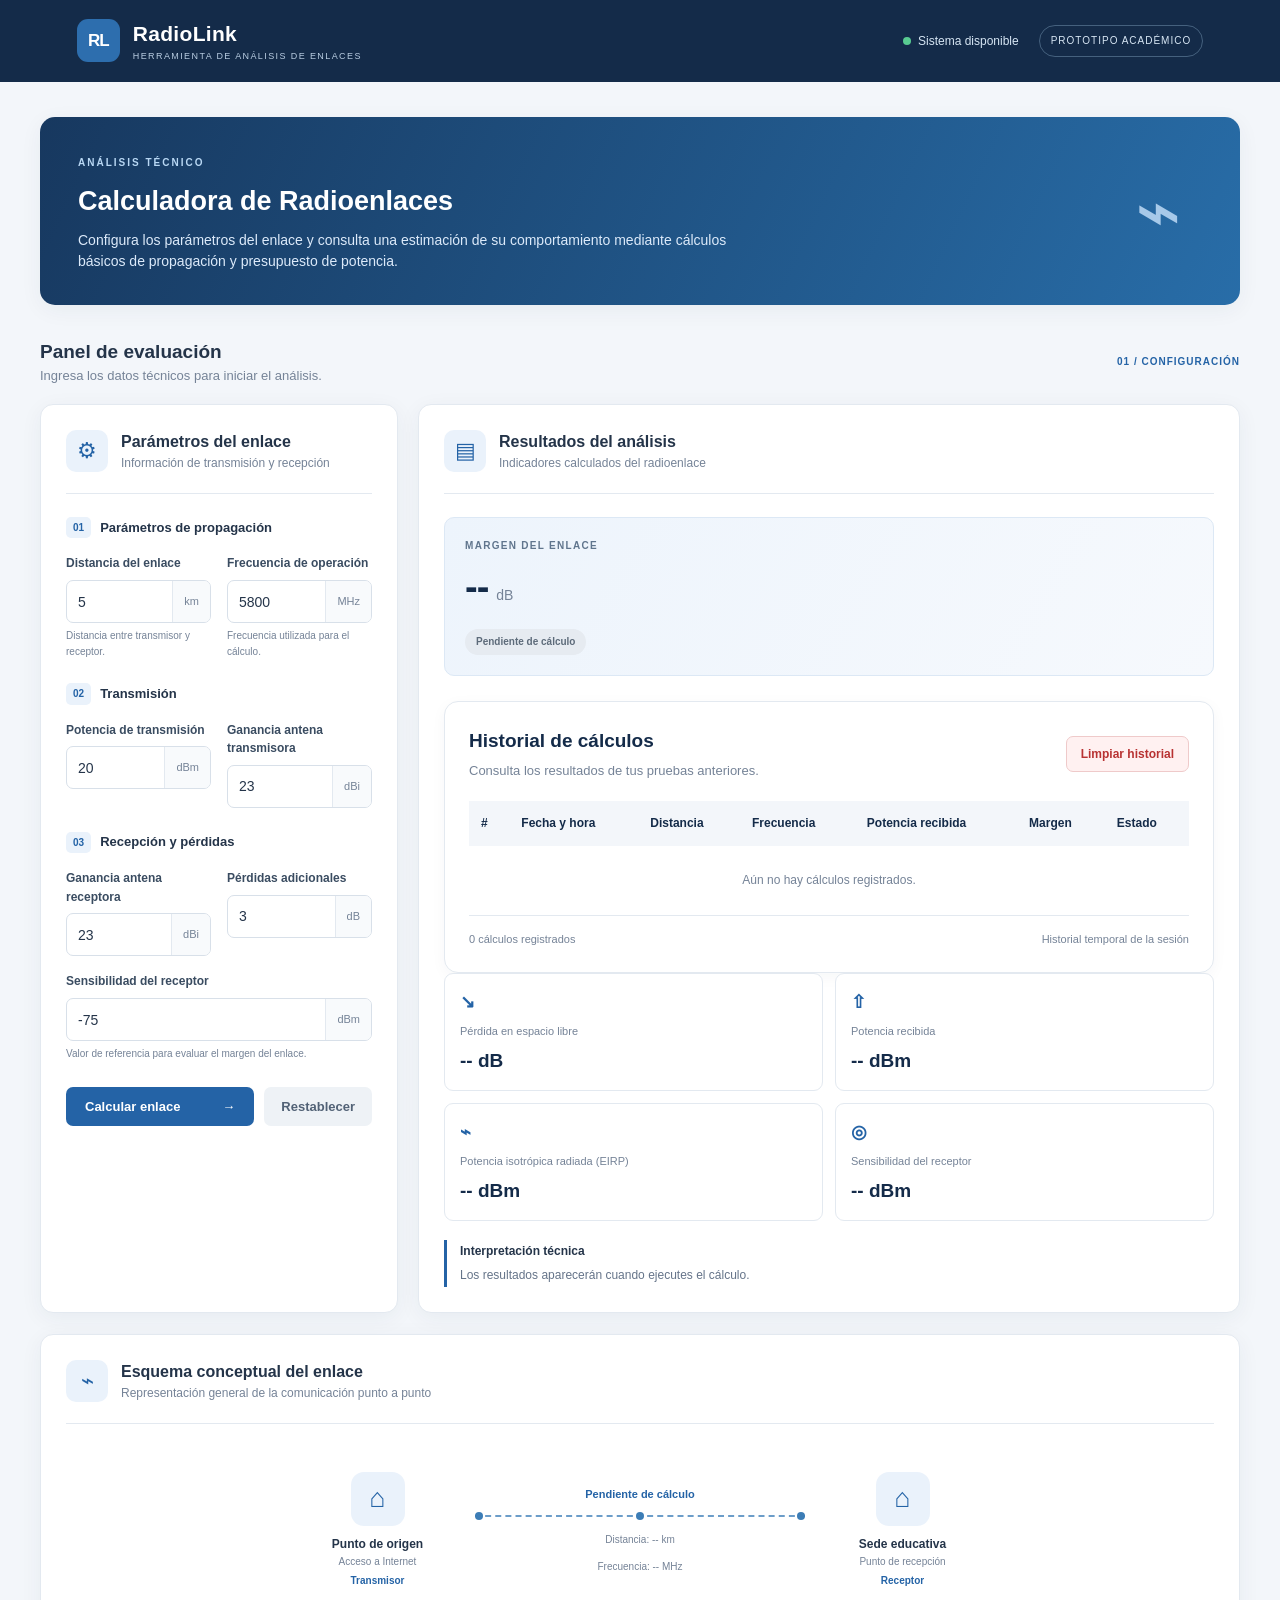
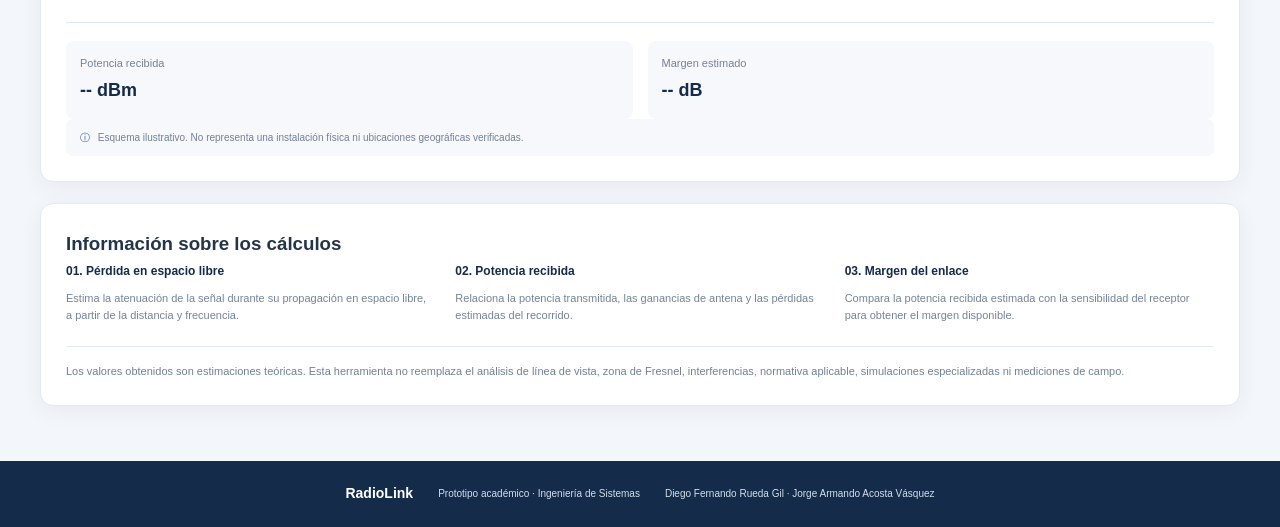
<file: Calculadora/index.html>
<!DOCTYPE html>
<html lang="es">

<head>
    <meta charset="UTF-8">
    <meta name="viewport" content="width=device-width, initial-scale=1.0">
    <meta name="description" content="Herramienta académica para el cálculo básico de radioenlaces inalámbricos.">
    <title>RadioLink | Calculadora de Radioenlaces</title>
    <link rel="stylesheet" href="styles.css">
</head>

<body>

    <header class="topbar">
        <div class="brand">
            <div class="brand-icon">RL</div>
            <div>
                <h1>RadioLink</h1>
                <span>HERRAMIENTA DE ANÁLISIS DE ENLACES</span>
            </div>
        </div>
        <div class="topbar-right">
            <span class="system-status">
                <span class="status-dot"></span>
                Sistema disponible
            </span>
            <span class="version">PROTOTIPO ACADÉMICO</span>
        </div>
    </header>

    <main class="main-container">

        <section class="welcome">
            <div>
                <span class="eyebrow">ANÁLISIS TÉCNICO</span>
                <h2>Calculadora de Radioenlaces</h2>
                <p>
                    Configura los parámetros del enlace y consulta una
                    estimación de su comportamiento mediante cálculos
                    básicos de propagación y presupuesto de potencia.
                </p>
            </div>
            <div class="welcome-icon">⌁</div>
        </section>

        <section class="section-heading">
            <div>
                <h3>Panel de evaluación</h3>
                <p>Ingresa los datos técnicos para iniciar el análisis.</p>
            </div>
            <span class="step-label">01 / CONFIGURACIÓN</span>
        </section>

        <div class="workspace">

            <section class="panel input-panel">
                <div class="panel-heading">
                    <div class="heading-icon">⚙</div>
                    <div>
                        <h3>Parámetros del enlace</h3>
                        <p>Información de transmisión y recepción</p>
                    </div>
                </div>

                <div class="field-group">
                    <h4><span>01</span> Parámetros de propagación</h4>

                    <div class="form-grid">
                        <div class="field">
                            <label for="distance">Distancia del enlace</label>
                            <div class="input-wrap">
                                <input type="number" id="distance" min="0.001" step="any" value="5">
                                <span>km</span>
                            </div>
                            <small>Distancia entre transmisor y receptor.</small>
                        </div>

                        <div class="field">
                            <label for="frequency">Frecuencia de operación</label>
                            <div class="input-wrap">
                                <input type="number" id="frequency" min="1" step="any" value="5800">
                                <span>MHz</span>
                            </div>
                            <small>Frecuencia utilizada para el cálculo.</small>
                        </div>
                    </div>
                </div>

                <div class="field-group">
                    <h4><span>02</span> Transmisión</h4>

                    <div class="form-grid">
                        <div class="field">
                            <label for="power">Potencia de transmisión</label>
                            <div class="input-wrap">
                                <input type="number" id="power" step="any" value="20">
                                <span>dBm</span>
                            </div>
                        </div>

                        <div class="field">
                            <label for="txGain">Ganancia antena transmisora</label>
                            <div class="input-wrap">
                                <input type="number" id="txGain" step="any" value="23">
                                <span>dBi</span>
                            </div>
                        </div>
                    </div>
                </div>

                <div class="field-group">
                    <h4><span>03</span> Recepción y pérdidas</h4>

                    <div class="form-grid">
                        <div class="field">
                            <label for="rxGain">Ganancia antena receptora</label>
                            <div class="input-wrap">
                                <input type="number" id="rxGain" step="any" value="23">
                                <span>dBi</span>
                            </div>
                        </div>

                        <div class="field">
                            <label for="losses">Pérdidas adicionales</label>
                            <div class="input-wrap">
                                <input type="number" id="losses" min="0" step="any" value="3">
                                <span>dB</span>
                            </div>
                        </div>

                        <div class="field full-width">
                            <label for="sensitivity">Sensibilidad del receptor</label>
                            <div class="input-wrap">
                                <input type="number" id="sensitivity" step="any" value="-75">
                                <span>dBm</span>
                            </div>
                            <small>Valor de referencia para evaluar el margen del enlace.</small>
                        </div>
                    </div>
                </div>
                <div id="formError" class="form-error" role="alert" hidden></div>
                <div class="button-group">
                    <button id="calculateBtn" class="primary-button">
                        <span>Calcular enlace</span>
                        <span>→</span>
                    </button>
                    <button id="resetBtn" class="reset-button">
                        Restablecer
                    </button>
                </div>

                <p id="errorMessage" class="error-message" role="alert"></p>
            </section>

            <section class="panel results-panel">
                <div class="panel-heading">
                    <div class="heading-icon result-icon">▤</div>
                    <div>
                        <h3>Resultados del análisis</h3>
                        <p>Indicadores calculados del radioenlace</p>
                    </div>
                </div>

                <div class="result-main">
                    <div class="result-label">MARGEN DEL ENLACE</div>
                    <div class="main-value">
                        <strong id="marginResult">--</strong>
                        <span>dB</span>
                    </div>
                    <div id="status" class="status neutral">
                        Pendiente de cálculo
                    </div>
                </div>

                <section class="history-panel">
                    <div class="history-header">
                        <div>
                            <h2>Historial de cálculos</h2>
                            <p>Consulta los resultados de tus pruebas anteriores.</p>
                        </div>

                        <button type="button" class="history-clear" onclick="clearHistory()">
                            Limpiar historial
                        </button>
                    </div>

                    <div class="history-table-container">
                        <table class="history-table">
                            <thead>
                                <tr>
                                    <th>#</th>
                                    <th>Fecha y hora</th>
                                    <th>Distancia</th>
                                    <th>Frecuencia</th>
                                    <th>Potencia recibida</th>
                                    <th>Margen</th>
                                    <th>Estado</th>
                                </tr>
                            </thead>

                            <tbody id="historyBody">
                                <tr>
                                    <td colspan="7" class="history-empty">
                                        Aún no hay cálculos registrados.
                                    </td>
                                </tr>
                            </tbody>
                        </table>
                    </div>

                    <div class="history-footer">
                        <span id="historyCount">0 cálculos registrados</span>
                        <span>Historial temporal de la sesión</span>
                    </div>
                </section>


                <div class="metric-grid">
                    <div class="metric-card">
                        <span class="metric-symbol">↘</span>
                        <p>Pérdida en espacio libre</p>
                        <strong id="fsplResult">-- dB</strong>
                    </div>

                    <div class="metric-card">
                        <span class="metric-symbol">⇧</span>
                        <p>Potencia recibida</p>
                        <strong id="receivedResult">-- dBm</strong>
                    </div>

                    <div class="metric-card">
                        <span class="metric-symbol">⌁</span>
                        <p>Potencia isotrópica radiada (EIRP)</p>
                        <strong id="eirpResult">-- dBm</strong>
                    </div>

                    <div class="metric-card">
                        <span class="metric-symbol">◎</span>
                        <p>Sensibilidad del receptor</p>
                        <strong id="sensitivityResult">-- dBm</strong>
                    </div>
                </div>

                <div class="interpretation">
                    <h4>Interpretación técnica</h4>
                    <p id="interpretation">
                        Los resultados aparecerán cuando ejecutes el cálculo.
                    </p>
                </div>
            </section>
        </div>

        <section class="panel link-panel">
            <div class="panel-heading">
                <div class="heading-icon">⌁</div>
                <div>
                    <h3>Esquema conceptual del enlace</h3>
                    <p>Representación general de la comunicación punto a punto</p>
                </div>
            </div>

            <div class="link-diagram">
                <div class="link-node">
                    <div class="node-icon">⌂</div>
                    <strong>Punto de origen</strong>
                    <span>Acceso a Internet</span>
                    <small>Transmisor</small>
                </div>

                <div class="link-connection">
                    <div id="diagramStatus" class="connection-label">
                        Pendiente de cálculo
                    </div>

                    <div id="connectionLine" class="connection-line">
                        <span class="connection-dot"></span>
                        <span class="connection-dot"></span>
                        <span class="connection-dot"></span>
                    </div>

                    <small id="diagramDistance">Distancia: -- km</small>
                    <small id="diagramFrequency">Frecuencia: -- MHz</small>
                </div>

                <div class="link-node">
                    <div class="node-icon">⌂</div>
                    <strong>Sede educativa</strong>
                    <span>Punto de recepción</span>
                    <small>Receptor</small>
                </div>
            </div>

            <div class="diagram-metrics">
                <div>
                    <span>Potencia recibida</span>
                    <strong id="diagramPower">-- dBm</strong>
                </div>
                <div>
                    <span>Margen estimado</span>
                    <strong id="diagramMargin">-- dB</strong>
                </div>
            </div>

            <div class="diagram-note">
                <span>ⓘ</span>
                Esquema ilustrativo. No representa una instalación física ni
                ubicaciones geográficas verificadas.
            </div>
        </section>

        <section class="panel methodology-panel">
            <h3>Información sobre los cálculos</h3>
            <div class="method-grid">
                <div>
                    <strong>01. Pérdida en espacio libre</strong>
                    <p>
                        Estima la atenuación de la señal durante su propagación
                        en espacio libre, a partir de la distancia y frecuencia.
                    </p>
                </div>
                <div>
                    <strong>02. Potencia recibida</strong>
                    <p>
                        Relaciona la potencia transmitida, las ganancias de
                        antena y las pérdidas estimadas del recorrido.
                    </p>
                </div>
                <div>
                    <strong>03. Margen del enlace</strong>
                    <p>
                        Compara la potencia recibida estimada con la sensibilidad
                        del receptor para obtener el margen disponible.
                    </p>
                </div>
            </div>
            <p class="disclaimer">
                Los valores obtenidos son estimaciones teóricas. Esta herramienta
                no reemplaza el análisis de línea de vista, zona de Fresnel,
                interferencias, normativa aplicable, simulaciones especializadas
                ni mediciones de campo.
            </p>
        </section>

    </main>

    <footer class="footer">
        <strong>RadioLink</strong>
        <span>Prototipo académico · Ingeniería de Sistemas</span>
        <span>Diego Fernando Rueda Gil · Jorge Armando Acosta Vásquez</span>
    </footer>

    <script src="script.js"></script>
</body>

</html>
</file>
<file: Calculadora/styles.css>
:root {
    --navy: #142b49;
    --blue: #2463a6;
    --blue-light: #eaf2fb;
    --background: #f3f6fa;
    --white: #ffffff;
    --text: #243449;
    --muted: #758397;
    --border: #e3e9f0;
    --green: #218653;
    --orange: #b7791f;
    --red: #bd4545;
    --shadow: 0 5px 22px rgba(25, 47, 75, 0.055);
}

* {
    margin: 0;
    padding: 0;
    box-sizing: border-box;
}

body {
    font-family: "Segoe UI", Arial, sans-serif;
    background: var(--background);
    color: var(--text);
    line-height: 1.55;
}

/* ENCABEZADO */

.topbar {
    min-height: 82px;
    padding: 15px 6%;
    background: var(--navy);
    color: white;
    display: flex;
    align-items: center;
    justify-content: space-between;
    gap: 20px;
}

.brand {
    display: flex;
    align-items: center;
    gap: 13px;
}

.brand-icon {
    width: 43px;
    height: 43px;
    border-radius: 11px;
    background: #2d6eae;
    display: grid;
    place-items: center;
    font-size: 17px;
    font-weight: 800;
    letter-spacing: -1px;
}

.brand h1 {
    font-size: 21px;
    letter-spacing: 0.3px;
}

.brand span {
    display: block;
    font-size: 9px;
    letter-spacing: 1.4px;
    color: #b9cde2;
}

.topbar-right {
    display: flex;
    align-items: center;
    gap: 20px;
}

.system-status {
    font-size: 12px;
    color: #d6e5f3;
    display: flex;
    align-items: center;
    gap: 7px;
}

.status-dot {
    width: 8px;
    height: 8px;
    background: #58cb91;
    border-radius: 50%;
}

.version {
    font-size: 10px;
    letter-spacing: 1px;
    border: 1px solid #45617e;
    border-radius: 20px;
    padding: 7px 11px;
    color: #d6e5f3;
}

/* CONTENIDO PRINCIPAL */

.main-container {
    max-width: 1250px;
    margin: 0 auto;
    padding: 35px 25px 55px;
}

.welcome {
    background: linear-gradient(115deg, #17385f, #286da8);
    border-radius: 15px;
    color: white;
    padding: 32px 38px;
    display: flex;
    justify-content: space-between;
    align-items: center;
    box-shadow: var(--shadow);
}

.eyebrow {
    font-size: 10px;
    letter-spacing: 2px;
    color: #b9d8f4;
    font-weight: 700;
}

.welcome h2 {
    font-size: 27px;
    margin: 7px 0;
    font-weight: 650;
}

.welcome p {
    color: #dceafa;
    max-width: 680px;
    font-size: 14px;
}

.welcome-icon {
    font-size: 78px;
    font-weight: 300;
    color: #a7c9e9;
    padding: 0 20px;
}

.section-heading {
    display: flex;
    align-items: center;
    justify-content: space-between;
    margin: 32px 0 17px;
}

.section-heading h3 {
    font-size: 19px;
}

.section-heading p {
    font-size: 13px;
    color: var(--muted);
}

.step-label {
    color: var(--blue);
    font-size: 10px;
    font-weight: 750;
    letter-spacing: 1px;
}

/* PANELES */

.workspace {
    display: grid;
    grid-template-columns: 1fr 1fr;
    gap: 20px;
    align-items: stretch;
}

.panel {
    background: var(--white);
    border: 1px solid var(--border);
    border-radius: 13px;
    padding: 25px;
    box-shadow: var(--shadow);
}

.panel-heading {
    display: flex;
    align-items: center;
    gap: 13px;
    padding-bottom: 20px;
    border-bottom: 1px solid var(--border);
    margin-bottom: 23px;
}

.heading-icon {
    width: 42px;
    height: 42px;
    display: grid;
    place-items: center;
    background: var(--blue-light);
    color: var(--blue);
    border-radius: 10px;
    font-size: 22px;
}

.panel-heading h3 {
    font-size: 16px;
    font-weight: 700;
}

.panel-heading p {
    font-size: 12px;
    color: var(--muted);
}

/* FORMULARIO */

.field-group {
    margin-bottom: 24px;
}

.field-group h4 {
    font-size: 13px;
    margin-bottom: 16px;
    display: flex;
    align-items: center;
    gap: 9px;
}

.field-group h4 span {
    color: var(--blue);
    background: var(--blue-light);
    border-radius: 5px;
    padding: 3px 7px;
    font-size: 10px;
}

.form-grid {
    display: grid;
    grid-template-columns: 1fr 1fr;
    gap: 16px;
}

.field {
    min-width: 0;
}

.field label {
    display: block;
    font-size: 12px;
    font-weight: 650;
    margin-bottom: 7px;
    color: #3a4c61;
}

.input-wrap {
    height: 43px;
    display: flex;
    align-items: center;
    border: 1px solid #d8e0e9;
    border-radius: 7px;
    overflow: hidden;
    background: #fff;
    transition: border 0.2s, box-shadow 0.2s;
}

.input-wrap:focus-within {
    border-color: var(--blue);
    box-shadow: 0 0 0 3px rgba(36, 99, 166, 0.1);
}

.input-wrap input {
    width: 100%;
    min-width: 0;
    height: 100%;
    border: none;
    outline: none;
    padding: 0 11px;
    color: var(--text);
    background: transparent;
    font-size: 14px;
}

.input-wrap span {
    padding: 0 11px;
    color: var(--muted);
    font-size: 11px;
    border-left: 1px solid var(--border);
    height: 100%;
    display: flex;
    align-items: center;
    background: #f8fafc;
}

.field small {
    display: block;
    font-size: 10px;
    color: var(--muted);
    margin-top: 5px;
}

.full-width {
    grid-column: 1 / -1;
}

/* BOTONES */

.button-group {
    display: flex;
    gap: 10px;
    margin-top: 25px;
}

button {
    border: none;
    border-radius: 7px;
    padding: 12px 17px;
    font-size: 13px;
    font-weight: 650;
    cursor: pointer;
    transition: 0.2s ease;
}

.primary-button {
    flex: 1;
    background: var(--blue);
    color: white;
    display: flex;
    justify-content: space-between;
    align-items: center;
    padding-left: 19px;
    padding-right: 19px;
}

.primary-button:hover {
    background: #194e87;
    transform: translateY(-1px);
}

.reset-button {
    background: #eef2f6;
    color: #526276;
}

.reset-button:hover {
    background: #e1e8f0;
}

.error-message {
    color: var(--red);
    font-size: 12px;
    margin-top: 12px;
    min-height: 17px;
}

/* RESULTADOS */

.result-main {
    background: linear-gradient(120deg, #edf4fc, #f6f9fd);
    border: 1px solid #dce8f5;
    border-radius: 10px;
    padding: 20px;
    margin-bottom: 17px;
}

.result-label {
    font-size: 10px;
    letter-spacing: 1.3px;
    color: #60758d;
    font-weight: 750;
}

.main-value {
    display: flex;
    align-items: baseline;
    gap: 8px;
    margin: 5px 0 11px;
}

.main-value strong {
    font-size: 38px;
    color: var(--navy);
    letter-spacing: -1px;
}

.main-value span {
    color: var(--muted);
    font-size: 14px;
}

.status {
    display: inline-block;
    border-radius: 20px;
    padding: 5px 11px;
    font-size: 10px;
    font-weight: 750;
}

.status.neutral {
    background: #e6ebf1;
    color: #5d6b7a;
}

.status.good {
    background: #e2f3e9;
    color: var(--green);
}

.status.warning {
    background: #fff1d8;
    color: var(--orange);
}

.status.bad {
    background: #fbe7e7;
    color: var(--red);
}

.metric-grid {
    display: grid;
    grid-template-columns: 1fr 1fr;
    gap: 12px;
}

.metric-card {
    border: 1px solid var(--border);
    border-radius: 9px;
    padding: 15px;
    background: #fff;
}

.metric-symbol {
    color: var(--blue);
    font-size: 18px;
    font-weight: 700;
}

.metric-card p {
    color: var(--muted);
    font-size: 11px;
    margin: 6px 0;
}

.metric-card strong {
    font-size: 19px;
    color: var(--navy);
}

.interpretation {
    margin-top: 19px;
    border-left: 3px solid var(--blue);
    padding: 2px 0 2px 13px;
}

.interpretation h4 {
    font-size: 12px;
    margin-bottom: 5px;
}

.interpretation p {
    color: #657489;
    font-size: 12px;
}

/* DIAGRAMA */

.link-panel,
.methodology-panel {
    margin-top: 21px;
}

.link-diagram {
    display: flex;
    justify-content: center;
    align-items: center;
    gap: 35px;
    padding: 25px 10px;
}

.link-node {
    display: flex;
    flex-direction: column;
    align-items: center;
    text-align: center;
    min-width: 125px;
}

.node-icon {
    height: 54px;
    width: 54px;
    border-radius: 13px;
    display: grid;
    place-items: center;
    background: var(--blue-light);
    color: var(--blue);
    font-size: 27px;
    margin-bottom: 9px;
}

.link-node strong {
    font-size: 12px;
}

.link-node span {
    font-size: 10px;
    color: var(--muted);
}

.link-connection {
    flex: 1;
    max-width: 330px;
    text-align: center;
}

.connection-label {
    color: var(--blue);
    font-size: 11px;
    font-weight: 700;
    margin-bottom: 12px;
}

.connection-line {
    border-top: 2px dashed #6c9dc9;
    display: flex;
    justify-content: space-between;
    align-items: center;
    position: relative;
}

.connection-dot {
    height: 8px;
    width: 8px;
    background: #3c7db6;
    border-radius: 50%;
    margin-top: -5px;
}

.link-connection small {
    display: block;
    color: var(--muted);
    font-size: 10px;
    margin-top: 12px;
}

.diagram-note {
    background: #f6f8fb;
    color: #738196;
    font-size: 10px;
    padding: 11px 14px;
    border-radius: 7px;
}

.diagram-note span {
    color: var(--blue);
    margin-right: 5px;
}

/* INFORMACIÓN TÉCNICA */

.method-grid {
    display: grid;
    grid-template-columns: repeat(3, 1fr);
    gap: 20px;
}

.method-grid strong {
    font-size: 12px;
    color: var(--navy);
}

.method-grid p {
    margin-top: 7px;
    font-size: 11px;
    color: var(--muted);
}

.disclaimer {
    margin-top: 22px;
    padding-top: 16px;
    border-top: 1px solid var(--border);
    color: #718096;
    font-size: 11px;
}

/* PIE DE PÁGINA */

.footer {
    background: var(--navy);
    color: #d2dfec;
    padding: 22px 20px;
    display: flex;
    justify-content: center;
    align-items: center;
    gap: 25px;
    flex-wrap: wrap;
    font-size: 10px;
}

.footer strong {
    color: white;
    font-size: 14px;
}

/* ADAPTACIÓN A CELULARES Y TABLETAS */

@media (max-width: 850px) {
    .workspace {
        grid-template-columns: 1fr;
    }

    .method-grid {
        grid-template-columns: 1fr;
        gap: 17px;
    }
}

@media (max-width: 600px) {
    .topbar {
        padding: 15px 20px;
        align-items: flex-start;
        flex-direction: column;
    }

    .topbar-right {
        flex-wrap: wrap;
        gap: 10px;
    }

    .main-container {
        padding: 22px 14px 35px;
    }

    .welcome {
        padding: 23px;
    }

    .welcome h2 {
        font-size: 22px;
    }

    .welcome-icon {
        display: none;
    }

    .section-heading {
        align-items: flex-start;
        flex-direction: column;
        gap: 8px;
    }

    .panel {
        padding: 19px;
    }

    .form-grid {
        grid-template-columns: 1fr;
    }

    .full-width {
        grid-column: auto;
    }

    .link-diagram {
        gap: 10px;
    }

    .link-node {
        min-width: 90px;
    }

    .link-connection {
        min-width: 75px;
    }

    .link-node strong {
        font-size: 10px;
    }

    .connection-label {
        font-size: 9px;
    }

    .button-group {
        flex-direction: column;
    }

    .footer {
        flex-direction: column;
        gap: 7px;
        text-align: center;
    }
}

/* ESQUEMA DINÁMICO DEL RADIOENLACE */

.link-node small {
    font-size: 10px;
    color: var(--blue);
    font-weight: 700;
    margin-top: 4px;
}

.connection-line {
    transition: border-color 0.3s ease;
}

.connection-line .connection-dot {
    transition: background 0.3s ease;
}

.link-connection .connection-label {
    transition: color 0.3s ease;
}

.diagram-metrics {
    display: grid;
    grid-template-columns: 1fr 1fr;
    gap: 15px;
    border-top: 1px solid var(--border);
    padding-top: 18px;
    margin-top: 8px;
}

.diagram-metrics div {
    background: #f6f8fb;
    padding: 14px;
    border-radius: 8px;
    display: flex;
    flex-direction: column;
    gap: 5px;
}

.diagram-metrics span {
    color: var(--muted);
    font-size: 11px;
}

.diagram-metrics strong {
    color: var(--navy);
    font-size: 18px;
}

.connection-line.connection-good {
    border-color: var(--green);
}

.connection-line.connection-good .connection-dot {
    background: var(--green);
}

.connection-line.connection-warning {
    border-color: var(--orange);
}

.connection-line.connection-warning .connection-dot {
    background: var(--orange);
}

.connection-line.connection-bad {
    border-color: var(--red);
}

.connection-line.connection-bad .connection-dot {
    background: var(--red);
}

@media (max-width: 600px) {
    .diagram-metrics {
        grid-template-columns: 1fr;
    }
}

/* VALIDACIÓN DEL FORMULARIO */

.form-error {
    background: #fff1f1;
    border: 1px solid #e6aaaa;
    color: #a83232;
    padding: 12px 15px;
    border-radius: 8px;
    font-size: 13px;
    margin: 12px 0;
    line-height: 1.5;
}

.form-error[hidden] {
    display: none;
}

input.input-error {
    border: 1px solid #d64545 !important;
    background: #fff8f8;
}

input.input-error:focus {
    outline: 2px solid rgba(214, 69, 69, 0.15);
}

/* HISTORIAL DE CÁLCULOS */

.history-panel {
    background: #ffffff;
    border: 1px solid var(--border);
    border-radius: 14px;
    padding: 24px;
    margin-top: 25px;
    box-shadow: 0 4px 15px rgba(20, 40, 70, 0.04);
}

.history-header {
    display: flex;
    justify-content: space-between;
    align-items: center;
    gap: 15px;
    margin-bottom: 20px;
}

.history-header h2 {
    color: var(--navy);
    font-size: 19px;
    margin: 0 0 6px;
}

.history-header p {
    color: var(--muted);
    font-size: 13px;
    margin: 0;
}

.history-clear {
    background: #fff1f1;
    color: #b83232;
    border: 1px solid #efcaca;
    padding: 10px 14px;
    border-radius: 7px;
    font-size: 12px;
    font-weight: 600;
    cursor: pointer;
}

.history-clear:hover {
    background: #ffe3e3;
}

.history-table-container {
    width: 100%;
    overflow-x: auto;
}

.history-table {
    width: 100%;
    border-collapse: collapse;
    min-width: 720px;
    font-size: 12px;
}

.history-table th {
    background: #f3f6fa;
    color: var(--navy);
    text-align: left;
    padding: 13px 12px;
    white-space: nowrap;
}

.history-table td {
    padding: 13px 12px;
    border-bottom: 1px solid var(--border);
    color: #475569;
    white-space: nowrap;
}

.history-table tbody tr:hover {
    background: #f8fafc;
}

.history-empty {
    text-align: center;
    padding: 25px !important;
    color: var(--muted) !important;
}

.history-status {
    display: inline-block;
    padding: 5px 9px;
    border-radius: 20px;
    font-size: 11px;
    font-weight: 700;
}

.history-status.good {
    background: #e4f5eb;
    color: #218653;
}

.history-status.warning {
    background: #fff3d9;
    color: #a66a13;
}

.history-status.bad {
    background: #fde8e8;
    color: #bd4545;
}

.history-footer {
    display: flex;
    justify-content: space-between;
    gap: 10px;
    margin-top: 15px;
    color: var(--muted);
    font-size: 11px;
}

@media (max-width: 600px) {
    .history-panel {
        padding: 16px;
    }

    .history-header {
        align-items: flex-start;
        flex-direction: column;
    }

    .history-footer {
        flex-direction: column;
    }
}
</file>
